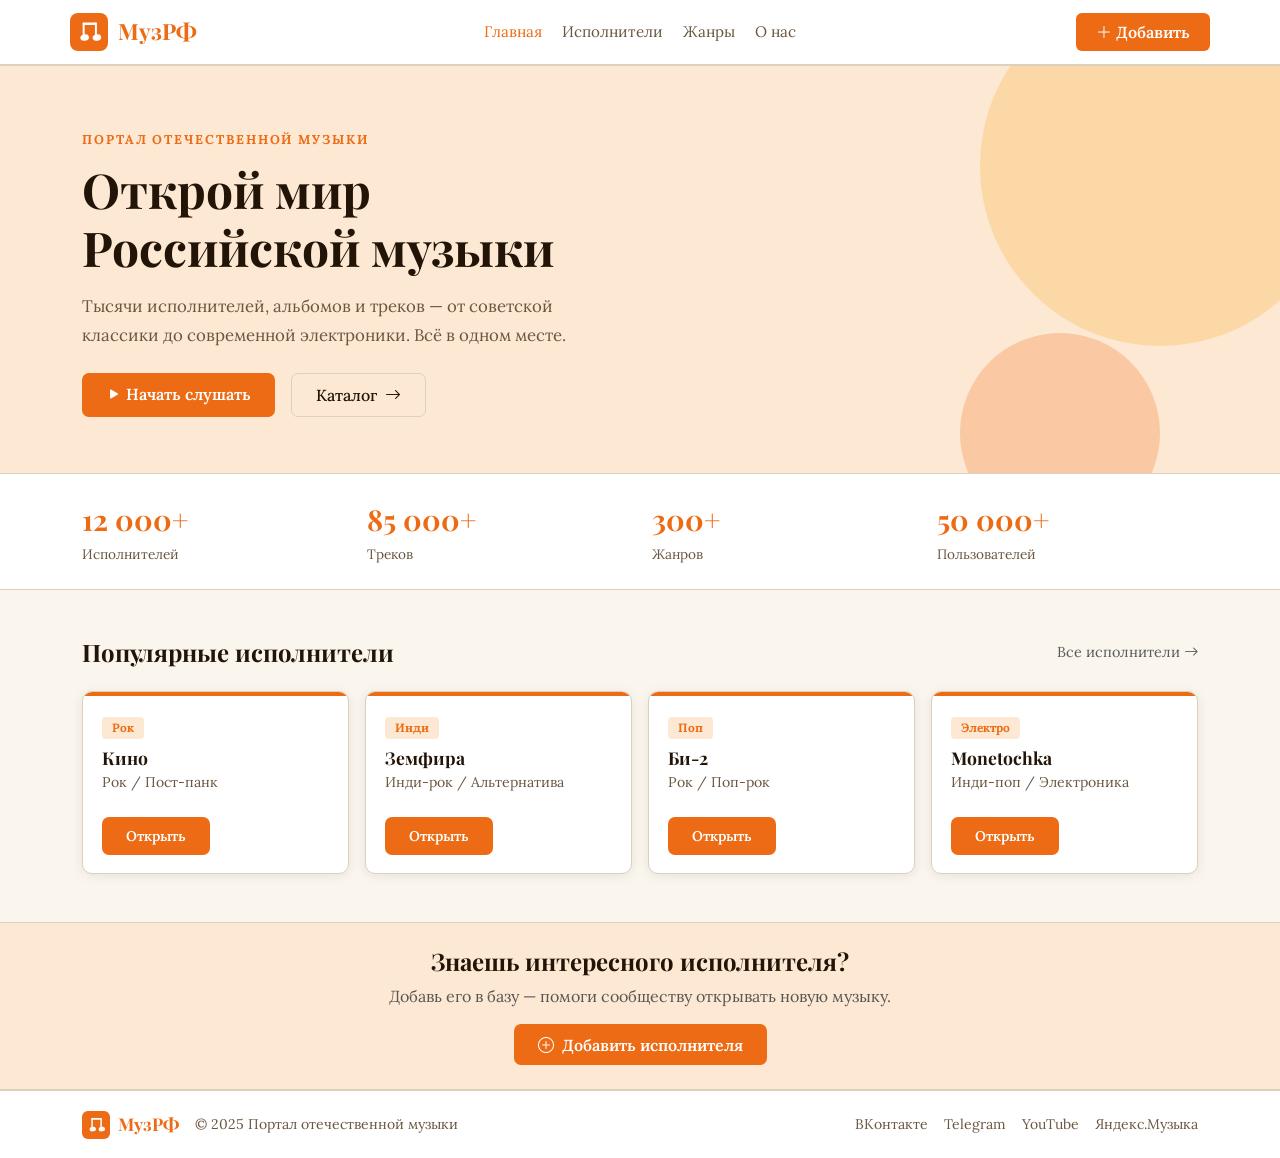
<file: index.html>
<!DOCTYPE html>
<html lang="ru">
<head>
  <meta charset="UTF-8"/>
  <meta name="viewport" content="width=device-width, initial-scale=1.0"/>
  <title>МузРФ — Портал отечественной музыки</title>

  <!-- Favicon — SVG логотип сайта -->
  <link rel="icon" type="image/svg+xml" href="img/favicon.svg"/>

  <!-- Bootstrap 5 CSS -->
  <link href="https://cdn.jsdelivr.net/npm/bootstrap@5.3.3/dist/css/bootstrap.min.css" rel="stylesheet"/>

  <!-- Bootstrap Icons -->
  <link href="https://cdn.jsdelivr.net/npm/bootstrap-icons@1.11.3/font/bootstrap-icons.min.css" rel="stylesheet"/>

  <!-- Google Fonts: Playfair Display (заголовки) + Lora (основной текст) -->
  <link href="https://fonts.googleapis.com/css2?family=Playfair+Display:wght@700&family=Lora:ital,wght@0,400;0,600;1,400&display=swap" rel="stylesheet"/>

  <!-- Собственные стили сайта -->
  <link rel="stylesheet" href="css/style.css"/>
</head>
<body>

  <!-- ====== ШАПКА (Header) ====== -->
  <header class="site-header sticky-top">
    <nav class="navbar navbar-expand-lg container-xl py-2">

      <!-- Логотип: SVG-иконка + название сайта -->
      <a class="navbar-brand" href="index.html">
        <img src="img/logo.svg" alt="Логотип МузРФ"/>
        МузРФ
      </a>

      <!-- Гамбургер-кнопка для мобильных устройств -->
      <button class="navbar-toggler" type="button" data-bs-toggle="collapse"
              data-bs-target="#mainNav" aria-controls="mainNav"
              aria-expanded="false" aria-label="Открыть меню">
        <span class="navbar-toggler-icon"></span>
      </button>

      <!-- Навигационное меню сайта -->
      <div class="collapse navbar-collapse" id="mainNav">
        <ul class="navbar-nav mx-auto gap-1">
          <li class="nav-item">
            <a class="nav-link active" href="index.html">Главная</a>
          </li>
          <li class="nav-item">
            <a class="nav-link" href="artists.html">Исполнители</a>
          </li>
          <li class="nav-item">
            <a class="nav-link" href="#">Жанры</a>
          </li>
          <li class="nav-item">
            <a class="nav-link" href="#">О нас</a>
          </li>
        </ul>
        <!-- Кнопка добавления исполнителя -->
        <a href="add-artist.html" class="btn btn-nav-login ms-2">
          <i class="bi bi-plus-lg me-1"></i>Добавить
        </a>
      </div>
    </nav>
  </header>

  <!-- ====== ОСНОВНОЙ КОНТЕНТ ====== -->
  <main>

    <!-- Hero-секция: главный баннер -->
    <section class="hero-section">
      <div class="container-xl">
        <div class="row">
          <div class="col-lg-7">
            <!-- Подпись над заголовком -->
            <p class="hero-label">Портал отечественной музыки</p>

            <!-- Главный заголовок -->
            <h1 class="mb-3">Открой мир<br/>Российской музыки</h1>

            <!-- Подзаголовок-описание -->
            <p class="hero-sub mb-4">
              Тысячи исполнителей, альбомов и треков — от советской классики
              до современной электроники. Всё в одном месте.
            </p>

            <!-- Кнопки действий -->
            <div class="d-flex flex-wrap gap-3">
              <a href="artists.html" class="btn btn-orange">
                <i class="bi bi-play-fill me-1"></i>Начать слушать
              </a>
              <a href="artists.html" class="btn btn-outline-warm">
                Каталог <i class="bi bi-arrow-right ms-1"></i>
              </a>
            </div>
          </div>
        </div>
      </div>
    </section>

    <!-- Полоса статистики -->
    <section class="stats-strip">
      <div class="container-xl">
        <div class="row text-center text-md-start">

          <!-- Статистика: количество исполнителей -->
          <div class="col-6 col-md-3 stat-item mb-2 mb-md-0">
            <span class="stat-value">12 000+</span>
            <span class="stat-label">Исполнителей</span>
          </div>

          <!-- Статистика: количество треков -->
          <div class="col-6 col-md-3 stat-item mb-2 mb-md-0">
            <span class="stat-value">85 000+</span>
            <span class="stat-label">Треков</span>
          </div>

          <!-- Статистика: количество жанров -->
          <div class="col-6 col-md-3 stat-item">
            <span class="stat-value">300+</span>
            <span class="stat-label">Жанров</span>
          </div>

          <!-- Статистика: количество пользователей -->
          <div class="col-6 col-md-3 stat-item">
            <span class="stat-value">50 000+</span>
            <span class="stat-label">Пользователей</span>
          </div>

        </div>
      </div>
    </section>

    <!-- Секция популярных исполнителей -->
    <section class="py-5">
      <div class="container-xl">

        <!-- Заголовок секции + ссылка "все" -->
        <div class="d-flex justify-content-between align-items-center mb-4">
          <h2 class="section-title mb-0">Популярные исполнители</h2>
          <a href="artists.html" class="text-muted text-decoration-none" style="font-size:0.9rem;">
            Все исполнители <i class="bi bi-arrow-right"></i>
          </a>
        </div>

        <!-- Сетка карточек исполнителей (Bootstrap row + col) -->
        <div class="row g-3">

          <!-- Карточка: Кино -->
          <div class="col-6 col-md-3">
            <div class="artist-card">
              <div class="card-top-bar"></div>
              <div class="card-body">
                <span class="card-genre-badge">Рок</span>
                <h3 class="card-title">Кино</h3>
                <p class="card-text">Рок / Пост-панк</p>
                <a href="artist.html" class="btn btn-orange btn-sm mt-2">Открыть</a>
              </div>
            </div>
          </div>

          <!-- Карточка: Земфира -->
          <div class="col-6 col-md-3">
            <div class="artist-card">
              <div class="card-top-bar"></div>
              <div class="card-body">
                <span class="card-genre-badge">Инди</span>
                <h3 class="card-title">Земфира</h3>
                <p class="card-text">Инди-рок / Альтернатива</p>
                <a href="artist.html" class="btn btn-orange btn-sm mt-2">Открыть</a>
              </div>
            </div>
          </div>

          <!-- Карточка: Би-2 -->
          <div class="col-6 col-md-3">
            <div class="artist-card">
              <div class="card-top-bar"></div>
              <div class="card-body">
                <span class="card-genre-badge">Поп</span>
                <h3 class="card-title">Би-2</h3>
                <p class="card-text">Рок / Поп-рок</p>
                <a href="artist.html" class="btn btn-orange btn-sm mt-2">Открыть</a>
              </div>
            </div>
          </div>

          <!-- Карточка: Monetochka -->
          <div class="col-6 col-md-3">
            <div class="artist-card">
              <div class="card-top-bar"></div>
              <div class="card-body">
                <span class="card-genre-badge">Электро</span>
                <h3 class="card-title">Monetochka</h3>
                <p class="card-text">Инди-поп / Электроника</p>
                <a href="artist.html" class="btn btn-orange btn-sm mt-2">Открыть</a>
              </div>
            </div>
          </div>

        </div><!-- /row -->
      </div>
    </section>

    <!-- Секция CTA: призыв добавить исполнителя -->
    <section class="py-4" style="background:var(--orange-light); border-top:1px solid var(--border);">
      <div class="container-xl text-center">
        <h3 class="section-title mb-2">Знаешь интересного исполнителя?</h3>
        <p class="text-muted mb-3">Добавь его в базу — помоги сообществу открывать новую музыку.</p>
        <a href="add-artist.html" class="btn btn-orange px-4">
          <i class="bi bi-plus-circle me-2"></i>Добавить исполнителя
        </a>
      </div>
    </section>

  </main>

  <!-- ====== ПОДВАЛ (Footer) ====== -->
  <footer class="site-footer">
    <div class="container-xl">
      <div class="row align-items-center">

        <!-- Логотип и копирайт в подвале -->
        <div class="col-md-5 d-flex align-items-center gap-3 mb-2 mb-md-0">
          <div class="footer-logo">
            <img src="img/logo.svg" alt="Логотип" width="28" height="28"/>
            МузРФ
          </div>
          <p class="mb-0">© 2025 Портал отечественной музыки</p>
        </div>

        <!-- Ссылки на социальные сети в подвале -->
        <div class="col-md-7 d-flex justify-content-md-end gap-3 flex-wrap">
          <a href="#">ВКонтакте</a>
          <a href="#">Telegram</a>
          <a href="#">YouTube</a>
          <a href="#">Яндекс.Музыка</a>
        </div>

      </div>
    </div>
  </footer>

  <!-- Bootstrap 5 JS (включает Popper.js) -->
  <script src="https://cdn.jsdelivr.net/npm/bootstrap@5.3.3/dist/js/bootstrap.bundle.min.js"></script>

</body>
</html>
</file>
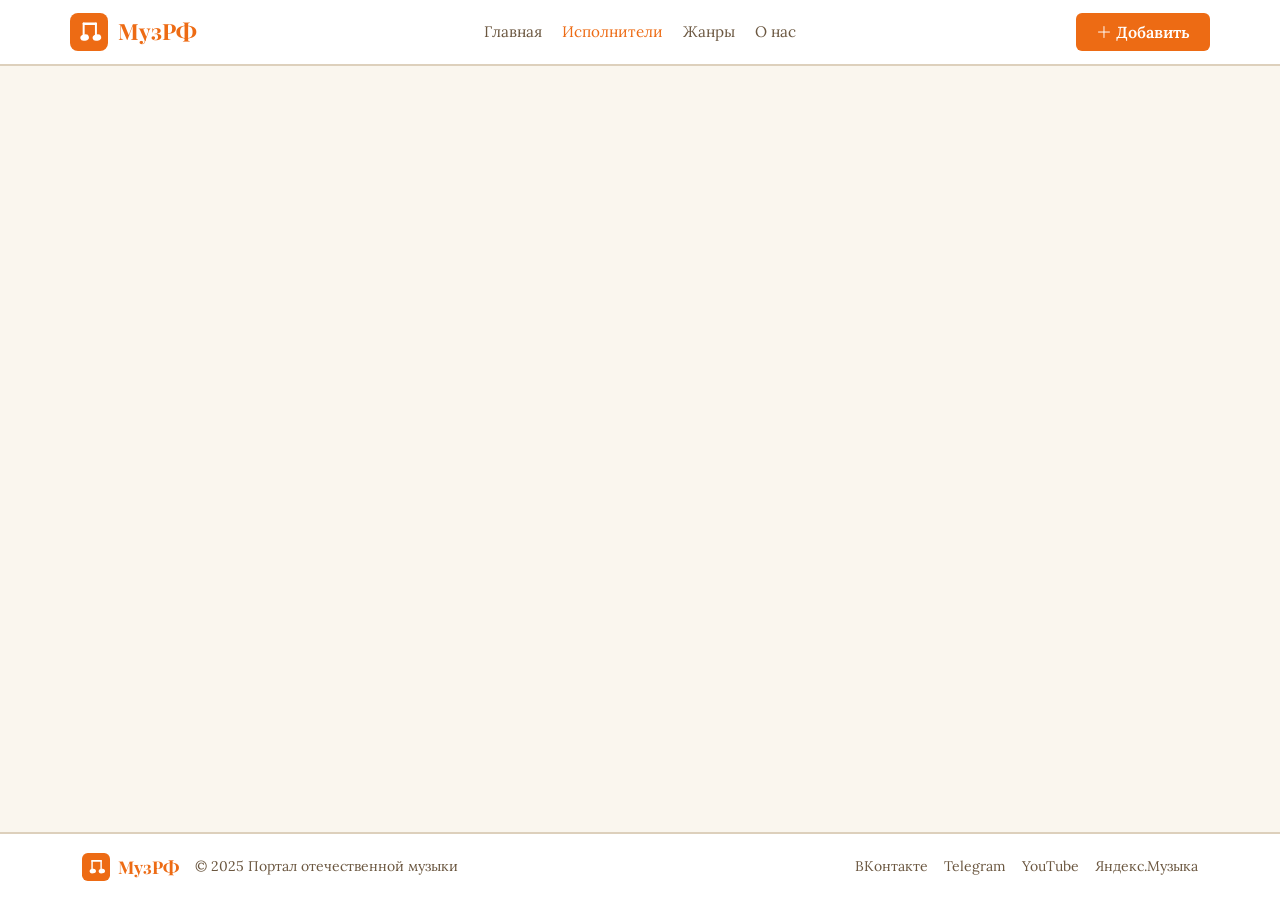
<file: _template.html>
<!DOCTYPE html>
<html lang="ru">
<head>
  <meta charset="UTF-8"/>
  <meta name="viewport" content="width=device-width, initial-scale=1.0"/>
  <title>МузРФ — Портал отечественной музыки</title>

  <!-- Favicon — SVG логотип сайта -->
  <link rel="icon" type="image/svg+xml" href="img/favicon.svg"/>

  <!-- Bootstrap 5 CSS -->
  <link href="https://cdn.jsdelivr.net/npm/bootstrap@5.3.3/dist/css/bootstrap.min.css" rel="stylesheet"/>

  <!-- Bootstrap Icons -->
  <link href="https://cdn.jsdelivr.net/npm/bootstrap-icons@1.11.3/font/bootstrap-icons.min.css" rel="stylesheet"/>

  <!-- Google Fonts: Playfair Display (заголовки) + Lora (текст) -->
  <link href="https://fonts.googleapis.com/css2?family=Playfair+Display:wght@700&family=Lora:wght@400;600&display=swap" rel="stylesheet"/>

  <!-- Собственные стили сайта -->
  <link rel="stylesheet" href="css/style.css"/>
</head>
<body>

  <!-- ====== ШАПКА (Header) ====== -->
  <header class="site-header sticky-top">
    <nav class="navbar navbar-expand-lg container-xl py-2">

      <!-- Логотип: SVG-иконка + название сайта -->
      <a class="navbar-brand" href="index.html">
        <img src="img/logo.svg" alt="Логотип МузРФ"/>
        МузРФ
      </a>

      <!-- Кнопка гамбургера для мобильных -->
      <button class="navbar-toggler" type="button" data-bs-toggle="collapse"
              data-bs-target="#mainNav" aria-controls="mainNav"
              aria-expanded="false" aria-label="Открыть меню">
        <span class="navbar-toggler-icon"></span>
      </button>

      <!-- Навигационное меню -->
      <div class="collapse navbar-collapse" id="mainNav">
        <ul class="navbar-nav mx-auto gap-1">
          <li class="nav-item">
            <a class="nav-link" href="index.html">Главная</a>
          </li>
          <li class="nav-item">
            <a class="nav-link active" href="artists.html">Исполнители</a>
          </li>
          <li class="nav-item">
            <a class="nav-link" href="#">Жанры</a>
          </li>
          <li class="nav-item">
            <a class="nav-link" href="#">О нас</a>
          </li>
        </ul>

        <!-- Кнопка входа -->
        <a href="add-artist.html" class="btn btn-nav-login ms-2">
          <i class="bi bi-plus-lg me-1"></i>Добавить
        </a>
      </div>
    </nav>
  </header>

  <!-- ====== ОСНОВНОЙ КОНТЕНТ ====== -->
  <main>
    <!-- Содержимое страницы -->
  </main>

  <!-- ====== ПОДВАЛ (Footer) ====== -->
  <footer class="site-footer">
    <div class="container-xl">
      <div class="row align-items-center">

        <!-- Логотип и копирайт -->
        <div class="col-md-5 d-flex align-items-center gap-3 mb-2 mb-md-0">
          <div class="footer-logo">
            <img src="img/logo.svg" alt="Логотип" width="28" height="28"/>
            МузРФ
          </div>
          <p class="mb-0">© 2025 Портал отечественной музыки</p>
        </div>

        <!-- Ссылки на соцсети -->
        <div class="col-md-7 d-flex justify-content-md-end gap-3">
          <a href="#">ВКонтакте</a>
          <a href="#">Telegram</a>
          <a href="#">YouTube</a>
          <a href="#">Яндекс.Музыка</a>
        </div>

      </div>
    </div>
  </footer>

  <!-- Bootstrap 5 JS -->
  <script src="https://cdn.jsdelivr.net/npm/bootstrap@5.3.3/dist/js/bootstrap.bundle.min.js"></script>
</body>
</html>
</file>
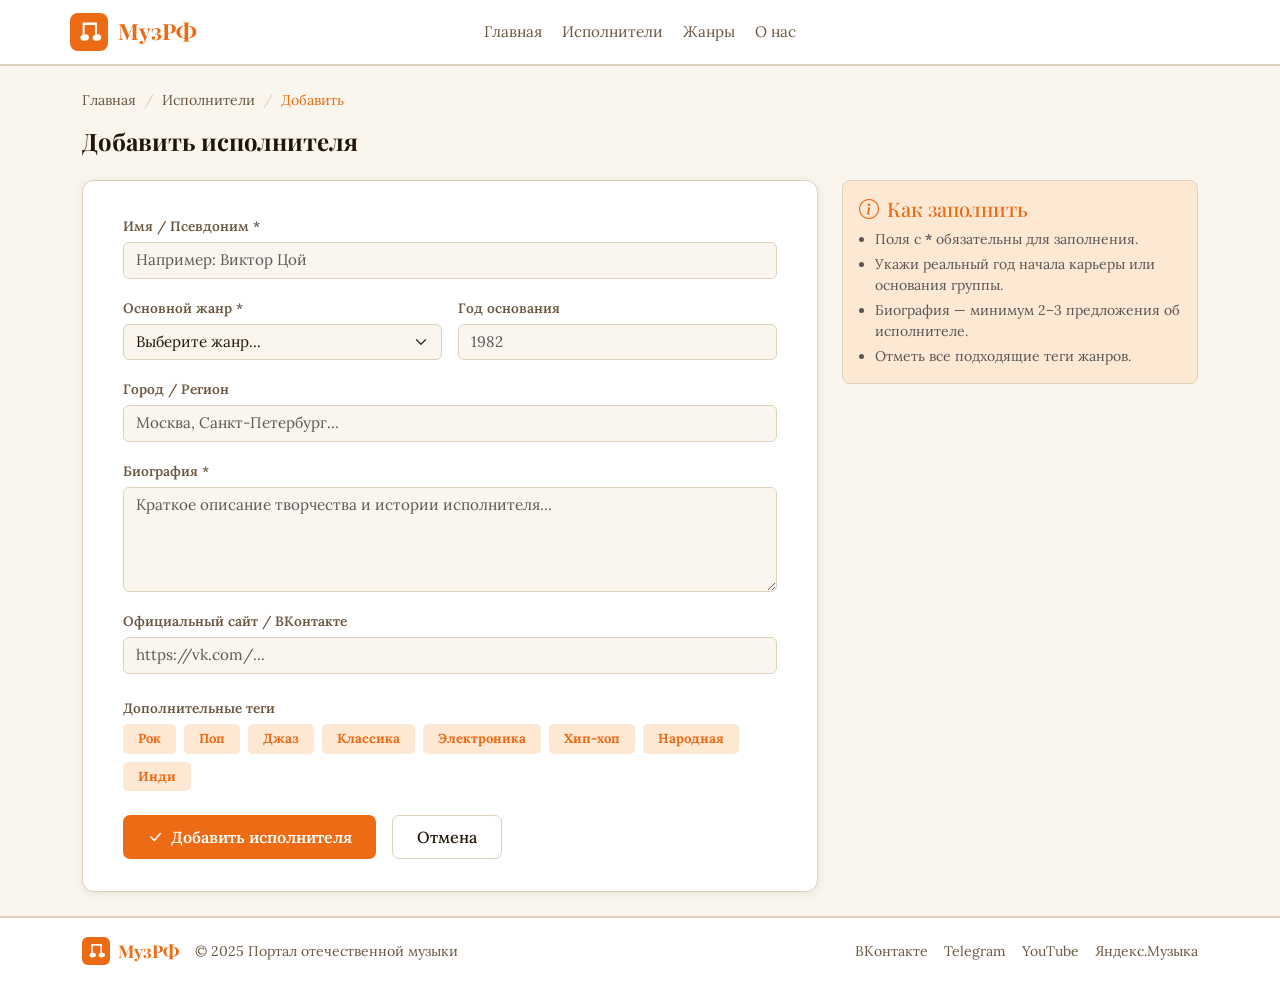
<file: add-artist.html>
<!DOCTYPE html>
<html lang="ru">
<head>
  <meta charset="UTF-8"/>
  <meta name="viewport" content="width=device-width, initial-scale=1.0"/>
  <title>Добавить исполнителя — МузРФ</title>

  <!-- Favicon -->
  <link rel="icon" type="image/svg+xml" href="img/favicon.svg"/>

  <!-- Bootstrap 5 CSS -->
  <link href="https://cdn.jsdelivr.net/npm/bootstrap@5.3.3/dist/css/bootstrap.min.css" rel="stylesheet"/>

  <!-- Bootstrap Icons -->
  <link href="https://cdn.jsdelivr.net/npm/bootstrap-icons@1.11.3/font/bootstrap-icons.min.css" rel="stylesheet"/>

  <!-- Google Fonts -->
  <link href="https://fonts.googleapis.com/css2?family=Playfair+Display:wght@700&family=Lora:ital,wght@0,400;0,600;1,400&display=swap" rel="stylesheet"/>

  <!-- Собственные стили сайта -->
  <link rel="stylesheet" href="css/style.css"/>
</head>
<body>

  <!-- ====== ШАПКА (Header) ====== -->
  <header class="site-header sticky-top">
    <nav class="navbar navbar-expand-lg container-xl py-2">

      <!-- Логотип -->
      <a class="navbar-brand" href="index.html">
        <img src="img/logo.svg" alt="Логотип МузРФ"/>
        МузРФ
      </a>

      <!-- Гамбургер для мобильных -->
      <button class="navbar-toggler" type="button" data-bs-toggle="collapse"
              data-bs-target="#mainNav" aria-controls="mainNav"
              aria-expanded="false" aria-label="Открыть меню">
        <span class="navbar-toggler-icon"></span>
      </button>

      <!-- Навигационное меню -->
      <div class="collapse navbar-collapse" id="mainNav">
        <ul class="navbar-nav mx-auto gap-1">
          <li class="nav-item">
            <a class="nav-link" href="index.html">Главная</a>
          </li>
          <li class="nav-item">
            <a class="nav-link" href="artists.html">Исполнители</a>
          </li>
          <li class="nav-item">
            <a class="nav-link" href="#">Жанры</a>
          </li>
          <li class="nav-item">
            <a class="nav-link" href="#">О нас</a>
          </li>
        </ul>
        <!-- Активная кнопка — текущая страница -->
        <a href="add-artist.html" class="btn btn-nav-login ms-2 active">
          <i class="bi bi-plus-lg me-1"></i>Добавить
        </a>
      </div>
    </nav>
  </header>

  <!-- ====== ОСНОВНОЙ КОНТЕНТ ====== -->
  <main class="py-4">
    <div class="container-xl">

      <!-- Хлебные крошки -->
      <nav aria-label="breadcrumb" class="mb-3">
        <ol class="breadcrumb">
          <li class="breadcrumb-item"><a href="index.html">Главная</a></li>
          <li class="breadcrumb-item"><a href="artists.html">Исполнители</a></li>
          <li class="breadcrumb-item active">Добавить</li>
        </ol>
      </nav>

      <!-- Заголовок страницы -->
      <h1 class="section-title mb-4">Добавить исполнителя</h1>

      <!-- Карточка формы -->
      <div class="row">
        <div class="col-lg-8">
          <div class="form-card">

            <!-- Форма добавления исполнителя -->
            <!-- action="#" — заглушка, в реальном проекте указывается адрес сервера -->
            <form action="#" method="post" novalidate id="addArtistForm">

              <!-- Поле: имя/псевдоним исполнителя -->
              <div class="mb-3">
                <label for="artistName" class="form-label">Имя / Псевдоним *</label>
                <input type="text" class="form-control" id="artistName" name="name"
                       placeholder="Например: Виктор Цой" required/>
                <div class="invalid-feedback">Введите имя исполнителя.</div>
              </div>

              <!-- Два поля в одной строке: жанр и год -->
              <div class="row g-3 mb-3">

                <!-- Поле: основной жанр (выпадающий список Bootstrap) -->
                <div class="col-md-6">
                  <label for="artistGenre" class="form-label">Основной жанр *</label>
                  <select class="form-select" id="artistGenre" name="genre" required>
                    <option value="" disabled selected>Выберите жанр...</option>
                    <option value="rock">Рок</option>
                    <option value="pop">Поп</option>
                    <option value="jazz">Джаз</option>
                    <option value="classic">Классика</option>
                    <option value="electronic">Электроника</option>
                    <option value="hiphop">Хип-хоп</option>
                    <option value="folk">Народная</option>
                    <option value="other">Другое</option>
                  </select>
                  <div class="invalid-feedback">Выберите жанр.</div>
                </div>

                <!-- Поле: год основания/начала карьеры -->
                <div class="col-md-6">
                  <label for="artistYear" class="form-label">Год основания</label>
                  <input type="number" class="form-control" id="artistYear" name="year"
                         placeholder="1982" min="1900" max="2025"/>
                </div>

              </div>

              <!-- Поле: город/регион -->
              <div class="mb-3">
                <label for="artistCity" class="form-label">Город / Регион</label>
                <input type="text" class="form-control" id="artistCity" name="city"
                       placeholder="Москва, Санкт-Петербург..."/>
              </div>

              <!-- Поле: биография (многострочное) -->
              <div class="mb-3">
                <label for="artistBio" class="form-label">Биография *</label>
                <textarea class="form-control" id="artistBio" name="bio"
                          rows="4" placeholder="Краткое описание творчества и истории исполнителя..."
                          required></textarea>
                <div class="invalid-feedback">Добавьте краткую биографию.</div>
              </div>

              <!-- Поле: ссылка на официальный сайт -->
              <div class="mb-4">
                <label for="artistSite" class="form-label">Официальный сайт / ВКонтакте</label>
                <input type="url" class="form-control" id="artistSite" name="site"
                       placeholder="https://vk.com/..."/>
              </div>

              <!-- Теги жанров: кастомные чекбоксы -->
              <div class="mb-4">
                <label class="form-label d-block">Дополнительные теги</label>
                <div class="d-flex flex-wrap gap-2">
                  <!-- Каждый тег — скрытый checkbox + кастомный label -->
                  <div class="genre-tag">
                    <input type="checkbox" id="tag-rock" name="tags" value="rock"/>
                    <label for="tag-rock">Рок</label>
                  </div>
                  <div class="genre-tag">
                    <input type="checkbox" id="tag-pop" name="tags" value="pop"/>
                    <label for="tag-pop">Поп</label>
                  </div>
                  <div class="genre-tag">
                    <input type="checkbox" id="tag-jazz" name="tags" value="jazz"/>
                    <label for="tag-jazz">Джаз</label>
                  </div>
                  <div class="genre-tag">
                    <input type="checkbox" id="tag-classic" name="tags" value="classic"/>
                    <label for="tag-classic">Классика</label>
                  </div>
                  <div class="genre-tag">
                    <input type="checkbox" id="tag-electronic" name="tags" value="electronic"/>
                    <label for="tag-electronic">Электроника</label>
                  </div>
                  <div class="genre-tag">
                    <input type="checkbox" id="tag-hiphop" name="tags" value="hiphop"/>
                    <label for="tag-hiphop">Хип-хоп</label>
                  </div>
                  <div class="genre-tag">
                    <input type="checkbox" id="tag-folk" name="tags" value="folk"/>
                    <label for="tag-folk">Народная</label>
                  </div>
                  <div class="genre-tag">
                    <input type="checkbox" id="tag-indie" name="tags" value="indie"/>
                    <label for="tag-indie">Инди</label>
                  </div>
                </div>
              </div>

              <!-- Кнопки: отправка формы и отмена -->
              <div class="d-flex gap-3">
                <button type="submit" class="btn btn-orange px-4">
                  <i class="bi bi-check-lg me-2"></i>Добавить исполнителя
                </button>
                <a href="artists.html" class="btn btn-outline-warm px-4">
                  Отмена
                </a>
              </div>

            </form><!-- /form -->

          </div><!-- /form-card -->
        </div><!-- /col -->

        <!-- Боковая подсказка -->
        <div class="col-lg-4 mt-4 mt-lg-0">
          <div class="p-3 rounded-3" style="background:var(--orange-light); border:1px solid var(--border);">
            <h5 style="color:var(--orange); font-family:'Playfair Display',serif;">
              <i class="bi bi-info-circle me-2"></i>Как заполнить
            </h5>
            <ul class="text-muted small mb-0 ps-3">
              <li class="mb-1">Поля с <strong>*</strong> обязательны для заполнения.</li>
              <li class="mb-1">Укажи реальный год начала карьеры или основания группы.</li>
              <li class="mb-1">Биография — минимум 2–3 предложения об исполнителе.</li>
              <li>Отметь все подходящие теги жанров.</li>
            </ul>
          </div>
        </div>

      </div><!-- /row -->
    </div>
  </main>

  <!-- ====== ПОДВАЛ (Footer) ====== -->
  <footer class="site-footer">
    <div class="container-xl">
      <div class="row align-items-center">
        <div class="col-md-5 d-flex align-items-center gap-3 mb-2 mb-md-0">
          <div class="footer-logo">
            <img src="img/logo.svg" alt="Логотип" width="28" height="28"/>
            МузРФ
          </div>
          <p class="mb-0">© 2025 Портал отечественной музыки</p>
        </div>
        <div class="col-md-7 d-flex justify-content-md-end gap-3 flex-wrap">
          <a href="#">ВКонтакте</a>
          <a href="#">Telegram</a>
          <a href="#">YouTube</a>
          <a href="#">Яндекс.Музыка</a>
        </div>
      </div>
    </div>
  </footer>

  <!-- Bootstrap 5 JS -->
  <script src="https://cdn.jsdelivr.net/npm/bootstrap@5.3.3/dist/js/bootstrap.bundle.min.js"></script>

  <!-- Валидация формы Bootstrap (добавляет классы was-validated при отправке) -->
  <script>
    document.getElementById('addArtistForm').addEventListener('submit', function (e) {
      e.preventDefault();
      // Включаем Bootstrap-валидацию
      if (!this.checkValidity()) {
        this.classList.add('was-validated');
        return;
      }
      // Успешная отправка — показываем Bootstrap-алерт
      this.classList.remove('was-validated');
      const alert = document.createElement('div');
      alert.className = 'alert alert-success mt-3';
      alert.innerHTML = '<i class="bi bi-check-circle me-2"></i>Исполнитель успешно добавлен!';
      this.after(alert);
      this.reset();
      setTimeout(() => alert.remove(), 4000);
    });
  </script>

</body>
</html>
</file>
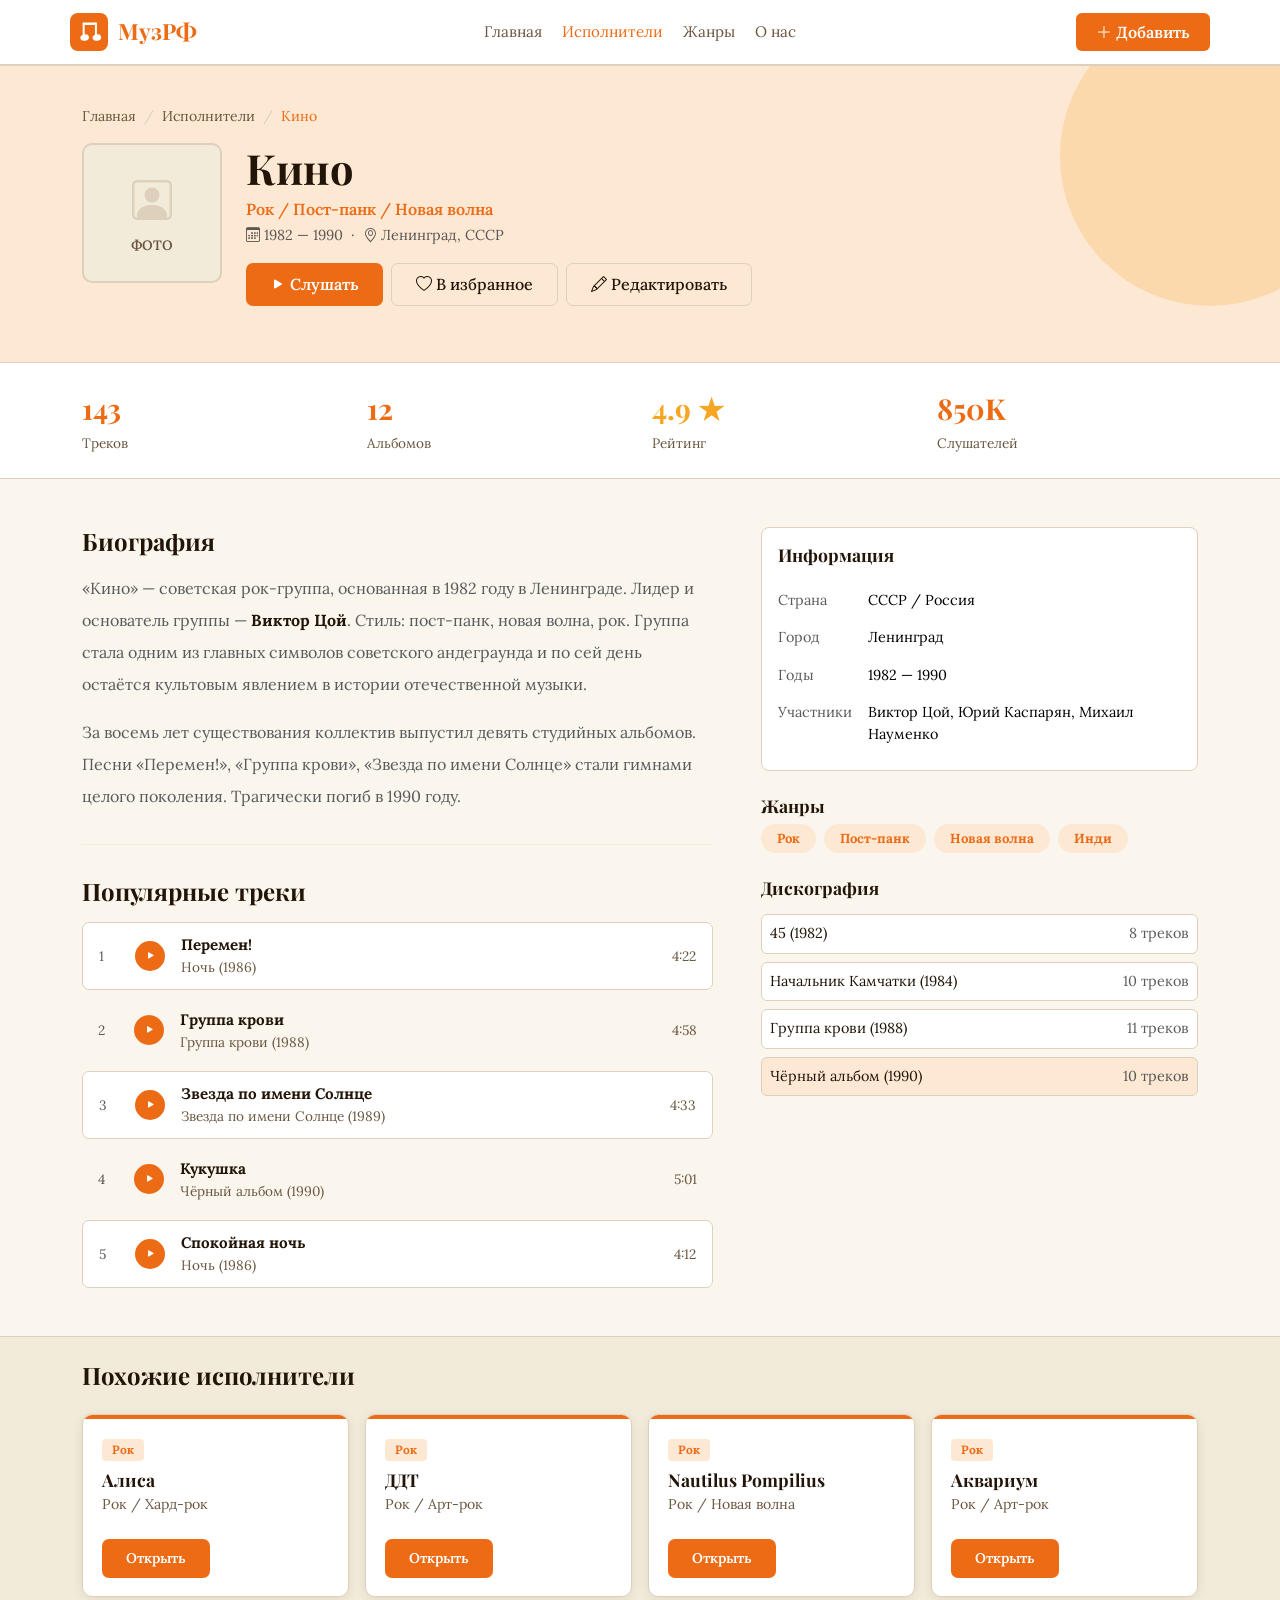
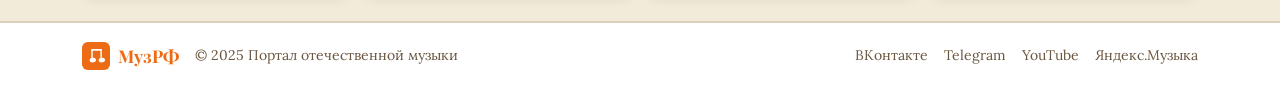
<file: artist.html>
<!DOCTYPE html>
<html lang="ru">
<head>
  <meta charset="UTF-8"/>
  <meta name="viewport" content="width=device-width, initial-scale=1.0"/>
  <title>Кино — МузРФ</title>

  <!-- Favicon -->
  <link rel="icon" type="image/svg+xml" href="img/favicon.svg"/>

  <!-- Bootstrap 5 CSS -->
  <link href="https://cdn.jsdelivr.net/npm/bootstrap@5.3.3/dist/css/bootstrap.min.css" rel="stylesheet"/>

  <!-- Bootstrap Icons -->
  <link href="https://cdn.jsdelivr.net/npm/bootstrap-icons@1.11.3/font/bootstrap-icons.min.css" rel="stylesheet"/>

  <!-- Google Fonts -->
  <link href="https://fonts.googleapis.com/css2?family=Playfair+Display:wght@700&family=Lora:ital,wght@0,400;0,600;1,400&display=swap" rel="stylesheet"/>

  <!-- Собственные стили сайта -->
  <link rel="stylesheet" href="css/style.css"/>
</head>
<body>

  <!-- ====== ШАПКА (Header) ====== -->
  <header class="site-header sticky-top">
    <nav class="navbar navbar-expand-lg container-xl py-2">

      <!-- Логотип -->
      <a class="navbar-brand" href="index.html">
        <img src="img/logo.svg" alt="Логотип МузРФ"/>
        МузРФ
      </a>

      <!-- Гамбургер для мобильных -->
      <button class="navbar-toggler" type="button" data-bs-toggle="collapse"
              data-bs-target="#mainNav" aria-controls="mainNav"
              aria-expanded="false" aria-label="Открыть меню">
        <span class="navbar-toggler-icon"></span>
      </button>

      <!-- Навигационное меню -->
      <div class="collapse navbar-collapse" id="mainNav">
        <ul class="navbar-nav mx-auto gap-1">
          <li class="nav-item">
            <a class="nav-link" href="index.html">Главная</a>
          </li>
          <li class="nav-item">
            <!-- Активный пункт меню — родительский раздел -->
            <a class="nav-link active" href="artists.html">Исполнители</a>
          </li>
          <li class="nav-item">
            <a class="nav-link" href="#">Жанры</a>
          </li>
          <li class="nav-item">
            <a class="nav-link" href="#">О нас</a>
          </li>
        </ul>
        <a href="add-artist.html" class="btn btn-nav-login ms-2">
          <i class="bi bi-plus-lg me-1"></i>Добавить
        </a>
      </div>
    </nav>
  </header>

  <!-- ====== ОСНОВНОЙ КОНТЕНТ ====== -->
  <main>

    <!-- Hero-блок исполнителя -->
    <section class="artist-hero">
      <div class="container-xl">

        <!-- Хлебные крошки -->
        <nav aria-label="breadcrumb" class="mb-3">
          <ol class="breadcrumb">
            <li class="breadcrumb-item"><a href="index.html">Главная</a></li>
            <li class="breadcrumb-item"><a href="artists.html">Исполнители</a></li>
            <li class="breadcrumb-item active">Кино</li>
          </ol>
        </nav>

        <!-- Информация об исполнителе: аватар + имя + кнопки -->
        <div class="d-flex flex-column flex-md-row align-items-start gap-4">

          <!-- Аватар-плейсхолдер (в реальном проекте — тег <img>) -->
          <div class="artist-avatar flex-shrink-0">
            <div class="text-center">
              <i class="bi bi-person-square" style="font-size:2.5rem; color:var(--border);"></i>
              <div class="mt-1">ФОТО</div>
            </div>
          </div>

          <!-- Текстовые данные исполнителя -->
          <div>
            <h1 class="artist-detail-name mb-1">Кино</h1>
            <p class="artist-detail-genre mb-1">Рок / Пост-панк / Новая волна</p>
            <p class="text-muted mb-3" style="font-size:0.9rem;">
              <i class="bi bi-calendar3 me-1"></i>1982 — 1990
              &nbsp;·&nbsp;
              <i class="bi bi-geo-alt me-1"></i>Ленинград, СССР
            </p>

            <!-- Кнопки действий -->
            <div class="d-flex flex-wrap gap-2 mb-3">
              <button class="btn btn-orange">
                <i class="bi bi-play-fill me-1"></i>Слушать
              </button>
              <button class="btn btn-outline-warm">
                <i class="bi bi-heart me-1"></i>В избранное
              </button>
              <a href="add-artist.html" class="btn btn-outline-warm">
                <i class="bi bi-pencil me-1"></i>Редактировать
              </a>
            </div>

          </div>
        </div>
      </div>
    </section>

    <!-- Мини-статистика исполнителя -->
    <section class="stats-strip">
      <div class="container-xl">
        <div class="row text-center text-md-start">
          <div class="col-6 col-md-3 stat-item mb-2 mb-md-0">
            <span class="stat-value">143</span>
            <span class="stat-label">Треков</span>
          </div>
          <div class="col-6 col-md-3 stat-item mb-2 mb-md-0">
            <span class="stat-value">12</span>
            <span class="stat-label">Альбомов</span>
          </div>
          <div class="col-6 col-md-3 stat-item">
            <span class="stat-value" style="color:var(--amber);">4.9 ★</span>
            <span class="stat-label">Рейтинг</span>
          </div>
          <div class="col-6 col-md-3 stat-item">
            <span class="stat-value">850K</span>
            <span class="stat-label">Слушателей</span>
          </div>
        </div>
      </div>
    </section>

    <!-- Основной контент: биография + треки -->
    <section class="py-5">
      <div class="container-xl">
        <div class="row g-5">

          <!-- Левая колонка: биография и дискография -->
          <div class="col-lg-7">

            <!-- Биография -->
            <h2 class="section-title mb-3">Биография</h2>
            <p class="text-muted lh-lg">
              «Кино» — советская рок-группа, основанная в 1982 году в Ленинграде.
              Лидер и основатель группы — <strong style="color:var(--text);">Виктор Цой</strong>.
              Стиль: пост-панк, новая волна, рок. Группа стала одним из главных символов
              советского андеграунда и по сей день остаётся культовым явлением в истории
              отечественной музыки.
            </p>
            <p class="text-muted lh-lg">
              За восемь лет существования коллектив выпустил девять студийных альбомов.
              Песни «Перемен!», «Группа крови», «Звезда по имени Солнце» стали гимнами
              целого поколения. Трагически погиб в 1990 году.
            </p>

            <hr style="border-color:var(--border); margin: 2rem 0;"/>

            <!-- Список популярных треков -->
            <h2 class="section-title mb-3">Популярные треки</h2>
            <div class="d-flex flex-column gap-2">

              <!-- Трек 1 -->
              <div class="track-row">
                <span class="text-muted me-3" style="font-size:0.85rem; width:20px;">1</span>
                <div class="track-play-btn me-3">
                  <i class="bi bi-play-fill"></i>
                </div>
                <div class="flex-grow-1">
                  <div class="track-name">Перемен!</div>
                  <div class="track-album">Ночь (1986)</div>
                </div>
                <span class="track-duration">4:22</span>
              </div>

              <!-- Трек 2 -->
              <div class="track-row">
                <span class="text-muted me-3" style="font-size:0.85rem; width:20px;">2</span>
                <div class="track-play-btn me-3">
                  <i class="bi bi-play-fill"></i>
                </div>
                <div class="flex-grow-1">
                  <div class="track-name">Группа крови</div>
                  <div class="track-album">Группа крови (1988)</div>
                </div>
                <span class="track-duration">4:58</span>
              </div>

              <!-- Трек 3 -->
              <div class="track-row">
                <span class="text-muted me-3" style="font-size:0.85rem; width:20px;">3</span>
                <div class="track-play-btn me-3">
                  <i class="bi bi-play-fill"></i>
                </div>
                <div class="flex-grow-1">
                  <div class="track-name">Звезда по имени Солнце</div>
                  <div class="track-album">Звезда по имени Солнце (1989)</div>
                </div>
                <span class="track-duration">4:33</span>
              </div>

              <!-- Трек 4 -->
              <div class="track-row">
                <span class="text-muted me-3" style="font-size:0.85rem; width:20px;">4</span>
                <div class="track-play-btn me-3">
                  <i class="bi bi-play-fill"></i>
                </div>
                <div class="flex-grow-1">
                  <div class="track-name">Кукушка</div>
                  <div class="track-album">Чёрный альбом (1990)</div>
                </div>
                <span class="track-duration">5:01</span>
              </div>

              <!-- Трек 5 -->
              <div class="track-row">
                <span class="text-muted me-3" style="font-size:0.85rem; width:20px;">5</span>
                <div class="track-play-btn me-3">
                  <i class="bi bi-play-fill"></i>
                </div>
                <div class="flex-grow-1">
                  <div class="track-name">Спокойная ночь</div>
                  <div class="track-album">Ночь (1986)</div>
                </div>
                <span class="track-duration">4:12</span>
              </div>

            </div><!-- /tracks -->
          </div>

          <!-- Правая колонка: дополнительная информация -->
          <div class="col-lg-5">

            <!-- Блок с деталями -->
            <div class="p-3 rounded-3 mb-4" style="background:var(--white); border:1px solid var(--border);">
              <h5 class="section-title mb-3" style="font-size:1.1rem;">Информация</h5>
              <table class="table table-borderless mb-0" style="font-size:0.9rem;">
                <tbody>
                  <tr>
                    <td class="text-muted ps-0">Страна</td>
                    <td class="fw-600">СССР / Россия</td>
                  </tr>
                  <tr>
                    <td class="text-muted ps-0">Город</td>
                    <td>Ленинград</td>
                  </tr>
                  <tr>
                    <td class="text-muted ps-0">Годы</td>
                    <td>1982 — 1990</td>
                  </tr>
                  <tr>
                    <td class="text-muted ps-0">Участники</td>
                    <td>Виктор Цой, Юрий Каспарян, Михаил Науменко</td>
                  </tr>
                </tbody>
              </table>
            </div>

            <!-- Теги-жанры -->
            <div class="mb-4">
              <h5 class="section-title mb-2" style="font-size:1.1rem;">Жанры</h5>
              <div class="d-flex flex-wrap gap-2">
                <span class="badge rounded-pill px-3 py-2" style="background:var(--orange-light); color:var(--orange); font-size:0.82rem;">Рок</span>
                <span class="badge rounded-pill px-3 py-2" style="background:var(--orange-light); color:var(--orange); font-size:0.82rem;">Пост-панк</span>
                <span class="badge rounded-pill px-3 py-2" style="background:var(--orange-light); color:var(--orange); font-size:0.82rem;">Новая волна</span>
                <span class="badge rounded-pill px-3 py-2" style="background:var(--orange-light); color:var(--orange); font-size:0.82rem;">Инди</span>
              </div>
            </div>

            <!-- Блок альбомов -->
            <div>
              <h5 class="section-title mb-3" style="font-size:1.1rem;">Дискография</h5>
              <div class="d-flex flex-column gap-2">
                <div class="d-flex justify-content-between align-items-center p-2 rounded"
                     style="background:var(--white); border:1px solid var(--border); font-size:0.9rem;">
                  <span>45 (1982)</span>
                  <span class="text-muted">8 треков</span>
                </div>
                <div class="d-flex justify-content-between align-items-center p-2 rounded"
                     style="background:var(--white); border:1px solid var(--border); font-size:0.9rem;">
                  <span>Начальник Камчатки (1984)</span>
                  <span class="text-muted">10 треков</span>
                </div>
                <div class="d-flex justify-content-between align-items-center p-2 rounded"
                     style="background:var(--white); border:1px solid var(--border); font-size:0.9rem;">
                  <span>Группа крови (1988)</span>
                  <span class="text-muted">11 треков</span>
                </div>
                <div class="d-flex justify-content-between align-items-center p-2 rounded"
                     style="background:var(--orange-light); border:1px solid var(--border); font-size:0.9rem;">
                  <span>Чёрный альбом (1990)</span>
                  <span class="text-muted">10 треков</span>
                </div>
              </div>
            </div>

          </div>
        </div><!-- /row -->
      </div>
    </section>

    <!-- Похожие исполнители -->
    <section class="py-4" style="background:var(--cream-dark); border-top:1px solid var(--border);">
      <div class="container-xl">
        <h2 class="section-title mb-4">Похожие исполнители</h2>
        <div class="row g-3">
          <div class="col-6 col-md-3">
            <div class="artist-card">
              <div class="card-top-bar"></div>
              <div class="card-body">
                <span class="card-genre-badge">Рок</span>
                <h3 class="card-title">Алиса</h3>
                <p class="card-text">Рок / Хард-рок</p>
                <a href="artist.html" class="btn btn-orange btn-sm mt-2">Открыть</a>
              </div>
            </div>
          </div>
          <div class="col-6 col-md-3">
            <div class="artist-card">
              <div class="card-top-bar"></div>
              <div class="card-body">
                <span class="card-genre-badge">Рок</span>
                <h3 class="card-title">ДДТ</h3>
                <p class="card-text">Рок / Арт-рок</p>
                <a href="artist.html" class="btn btn-orange btn-sm mt-2">Открыть</a>
              </div>
            </div>
          </div>
          <div class="col-6 col-md-3">
            <div class="artist-card">
              <div class="card-top-bar"></div>
              <div class="card-body">
                <span class="card-genre-badge">Рок</span>
                <h3 class="card-title">Nautilus Pompilius</h3>
                <p class="card-text">Рок / Новая волна</p>
                <a href="artist.html" class="btn btn-orange btn-sm mt-2">Открыть</a>
              </div>
            </div>
          </div>
          <div class="col-6 col-md-3">
            <div class="artist-card">
              <div class="card-top-bar"></div>
              <div class="card-body">
                <span class="card-genre-badge">Рок</span>
                <h3 class="card-title">Аквариум</h3>
                <p class="card-text">Рок / Арт-рок</p>
                <a href="artist.html" class="btn btn-orange btn-sm mt-2">Открыть</a>
              </div>
            </div>
          </div>
        </div>
      </div>
    </section>

  </main>

  <!-- ====== ПОДВАЛ (Footer) ====== -->
  <footer class="site-footer">
    <div class="container-xl">
      <div class="row align-items-center">
        <div class="col-md-5 d-flex align-items-center gap-3 mb-2 mb-md-0">
          <div class="footer-logo">
            <img src="img/logo.svg" alt="Логотип" width="28" height="28"/>
            МузРФ
          </div>
          <p class="mb-0">© 2025 Портал отечественной музыки</p>
        </div>
        <div class="col-md-7 d-flex justify-content-md-end gap-3 flex-wrap">
          <a href="#">ВКонтакте</a>
          <a href="#">Telegram</a>
          <a href="#">YouTube</a>
          <a href="#">Яндекс.Музыка</a>
        </div>
      </div>
    </div>
  </footer>

  <!-- Bootstrap 5 JS -->
  <script src="https://cdn.jsdelivr.net/npm/bootstrap@5.3.3/dist/js/bootstrap.bundle.min.js"></script>

</body>
</html>
</file>
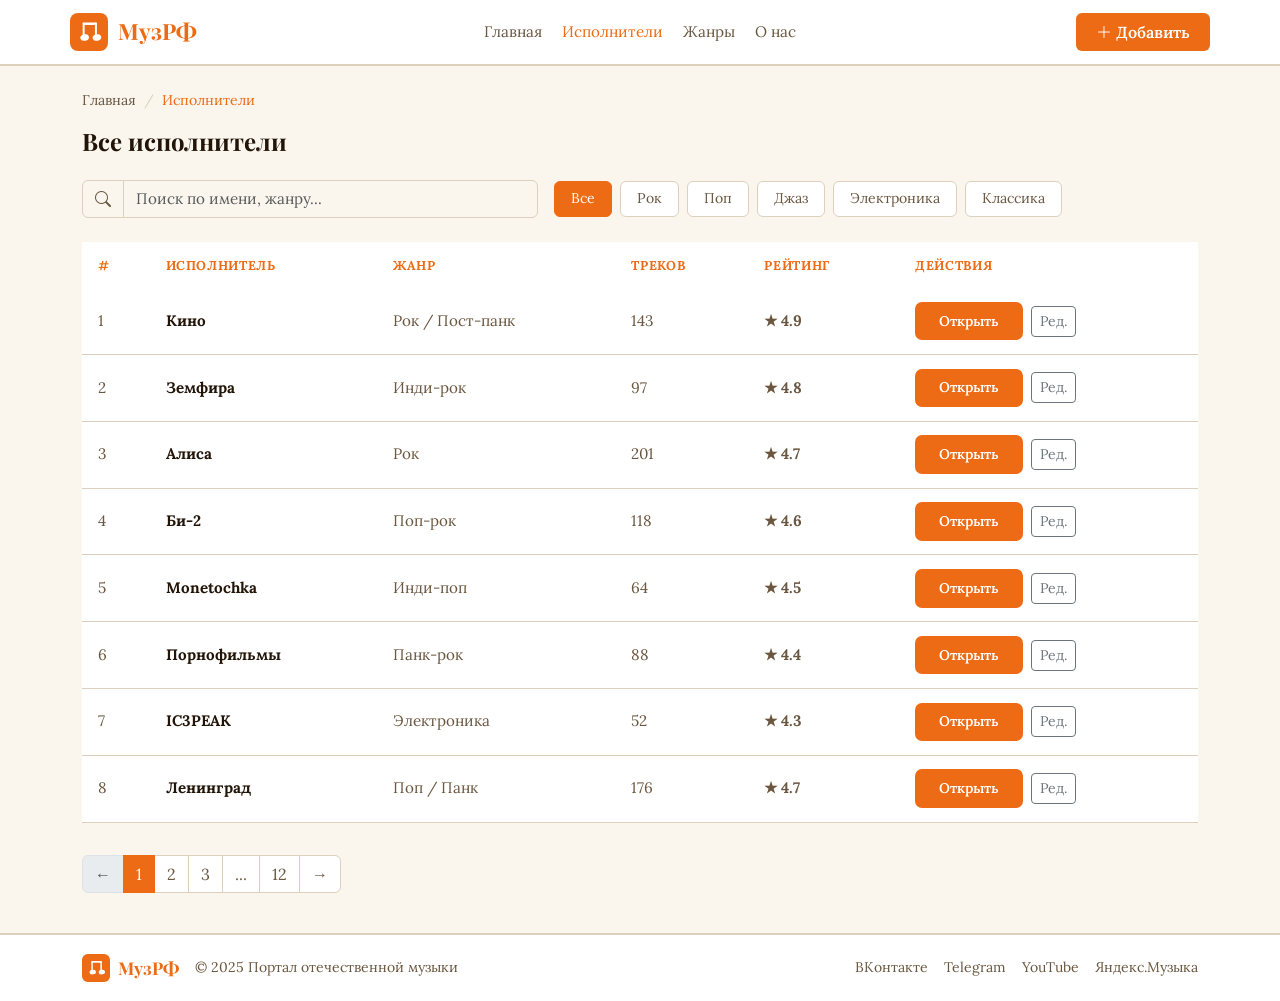
<file: artists.html>
<!DOCTYPE html>
<html lang="ru">
<head>
  <meta charset="UTF-8"/>
  <meta name="viewport" content="width=device-width, initial-scale=1.0"/>
  <title>Исполнители — МузРФ</title>

  <!-- Favicon -->
  <link rel="icon" type="image/svg+xml" href="img/favicon.svg"/>

  <!-- Bootstrap 5 CSS -->
  <link href="https://cdn.jsdelivr.net/npm/bootstrap@5.3.3/dist/css/bootstrap.min.css" rel="stylesheet"/>

  <!-- Bootstrap Icons -->
  <link href="https://cdn.jsdelivr.net/npm/bootstrap-icons@1.11.3/font/bootstrap-icons.min.css" rel="stylesheet"/>

  <!-- Google Fonts -->
  <link href="https://fonts.googleapis.com/css2?family=Playfair+Display:wght@700&family=Lora:ital,wght@0,400;0,600;1,400&display=swap" rel="stylesheet"/>

  <!-- Собственные стили сайта -->
  <link rel="stylesheet" href="css/style.css"/>
</head>
<body>

  <!-- ====== ШАПКА (Header) ====== -->
  <header class="site-header sticky-top">
    <nav class="navbar navbar-expand-lg container-xl py-2">

      <!-- Логотип -->
      <a class="navbar-brand" href="index.html">
        <img src="img/logo.svg" alt="Логотип МузРФ"/>
        МузРФ
      </a>

      <!-- Гамбургер для мобильных -->
      <button class="navbar-toggler" type="button" data-bs-toggle="collapse"
              data-bs-target="#mainNav" aria-controls="mainNav"
              aria-expanded="false" aria-label="Открыть меню">
        <span class="navbar-toggler-icon"></span>
      </button>

      <!-- Меню навигации -->
      <div class="collapse navbar-collapse" id="mainNav">
        <ul class="navbar-nav mx-auto gap-1">
          <li class="nav-item">
            <a class="nav-link" href="index.html">Главная</a>
          </li>
          <li class="nav-item">
            <!-- Активная страница -->
            <a class="nav-link active" href="artists.html">Исполнители</a>
          </li>
          <li class="nav-item">
            <a class="nav-link" href="#">Жанры</a>
          </li>
          <li class="nav-item">
            <a class="nav-link" href="#">О нас</a>
          </li>
        </ul>
        <a href="add-artist.html" class="btn btn-nav-login ms-2">
          <i class="bi bi-plus-lg me-1"></i>Добавить
        </a>
      </div>
    </nav>
  </header>

  <!-- ====== ОСНОВНОЙ КОНТЕНТ ====== -->
  <main class="py-4">
    <div class="container-xl">

      <!-- Хлебные крошки (навигация) -->
      <nav aria-label="breadcrumb" class="mb-3">
        <ol class="breadcrumb">
          <li class="breadcrumb-item"><a href="index.html">Главная</a></li>
          <li class="breadcrumb-item active">Исполнители</li>
        </ol>
      </nav>

      <!-- Заголовок страницы -->
      <h1 class="section-title mb-4">Все исполнители</h1>

      <!-- Строка поиска и фильтрации -->
      <div class="row g-3 mb-4 align-items-center">

        <!-- Поле поиска -->
        <div class="col-md-5">
          <div class="input-group">
            <span class="input-group-text" style="background:var(--cream);border-color:var(--border);">
              <i class="bi bi-search" style="color:var(--text-muted);"></i>
            </span>
            <input type="text" class="form-control" id="searchInput"
                   placeholder="Поиск по имени, жанру..."
                   oninput="filterTable()"/>
          </div>
        </div>

        <!-- Кнопки фильтрации по жанру -->
        <div class="col-md-7">
          <div class="d-flex flex-wrap gap-2">
            <button class="filter-btn active" onclick="setFilter(this,'')">Все</button>
            <button class="filter-btn" onclick="setFilter(this,'Рок')">Рок</button>
            <button class="filter-btn" onclick="setFilter(this,'Поп')">Поп</button>
            <button class="filter-btn" onclick="setFilter(this,'Джаз')">Джаз</button>
            <button class="filter-btn" onclick="setFilter(this,'Электроника')">Электроника</button>
            <button class="filter-btn" onclick="setFilter(this,'Классика')">Классика</button>
          </div>
        </div>

      </div>

      <!-- Таблица со списком исполнителей -->
      <div class="table-responsive">
        <table class="table artists-table" id="artistsTable">

          <!-- Заголовки столбцов таблицы -->
          <thead>
            <tr>
              <th>#</th>
              <th>Исполнитель</th>
              <th>Жанр</th>
              <th>Треков</th>
              <th>Рейтинг</th>
              <th>Действия</th>
            </tr>
          </thead>

          <!-- Строки данных таблицы -->
          <tbody id="artistsBody">
            <tr data-genre="Рок">
              <td>1</td>
              <td class="artist-name">Кино</td>
              <td>Рок / Пост-панк</td>
              <td>143</td>
              <td class="rating-badge">★ 4.9</td>
              <td>
                <a href="artist.html" class="btn btn-orange btn-sm">Открыть</a>
                <a href="add-artist.html" class="btn btn-sm btn-outline-secondary ms-1">Ред.</a>
              </td>
            </tr>
            <tr data-genre="Инди">
              <td>2</td>
              <td class="artist-name">Земфира</td>
              <td>Инди-рок</td>
              <td>97</td>
              <td class="rating-badge">★ 4.8</td>
              <td>
                <a href="artist.html" class="btn btn-orange btn-sm">Открыть</a>
                <a href="add-artist.html" class="btn btn-sm btn-outline-secondary ms-1">Ред.</a>
              </td>
            </tr>
            <tr data-genre="Рок">
              <td>3</td>
              <td class="artist-name">Алиса</td>
              <td>Рок</td>
              <td>201</td>
              <td class="rating-badge">★ 4.7</td>
              <td>
                <a href="artist.html" class="btn btn-orange btn-sm">Открыть</a>
                <a href="add-artist.html" class="btn btn-sm btn-outline-secondary ms-1">Ред.</a>
              </td>
            </tr>
            <tr data-genre="Поп">
              <td>4</td>
              <td class="artist-name">Би-2</td>
              <td>Поп-рок</td>
              <td>118</td>
              <td class="rating-badge">★ 4.6</td>
              <td>
                <a href="artist.html" class="btn btn-orange btn-sm">Открыть</a>
                <a href="add-artist.html" class="btn btn-sm btn-outline-secondary ms-1">Ред.</a>
              </td>
            </tr>
            <tr data-genre="Инди">
              <td>5</td>
              <td class="artist-name">Monetochka</td>
              <td>Инди-поп</td>
              <td>64</td>
              <td class="rating-badge">★ 4.5</td>
              <td>
                <a href="artist.html" class="btn btn-orange btn-sm">Открыть</a>
                <a href="add-artist.html" class="btn btn-sm btn-outline-secondary ms-1">Ред.</a>
              </td>
            </tr>
            <tr data-genre="Рок">
              <td>6</td>
              <td class="artist-name">Порнофильмы</td>
              <td>Панк-рок</td>
              <td>88</td>
              <td class="rating-badge">★ 4.4</td>
              <td>
                <a href="artist.html" class="btn btn-orange btn-sm">Открыть</a>
                <a href="add-artist.html" class="btn btn-sm btn-outline-secondary ms-1">Ред.</a>
              </td>
            </tr>
            <tr data-genre="Электроника">
              <td>7</td>
              <td class="artist-name">IC3PEAK</td>
              <td>Электроника</td>
              <td>52</td>
              <td class="rating-badge">★ 4.3</td>
              <td>
                <a href="artist.html" class="btn btn-orange btn-sm">Открыть</a>
                <a href="add-artist.html" class="btn btn-sm btn-outline-secondary ms-1">Ред.</a>
              </td>
            </tr>
            <tr data-genre="Поп">
              <td>8</td>
              <td class="artist-name">Ленинград</td>
              <td>Поп / Панк</td>
              <td>176</td>
              <td class="rating-badge">★ 4.7</td>
              <td>
                <a href="artist.html" class="btn btn-orange btn-sm">Открыть</a>
                <a href="add-artist.html" class="btn btn-sm btn-outline-secondary ms-1">Ред.</a>
              </td>
            </tr>
          </tbody>

        </table>
      </div>

      <!-- Пагинация -->
      <nav aria-label="Пагинация списка исполнителей">
        <ul class="pagination mt-3">
          <li class="page-item disabled"><a class="page-link" href="#">←</a></li>
          <li class="page-item active"><a class="page-link" href="#">1</a></li>
          <li class="page-item"><a class="page-link" href="#">2</a></li>
          <li class="page-item"><a class="page-link" href="#">3</a></li>
          <li class="page-item"><a class="page-link" href="#">...</a></li>
          <li class="page-item"><a class="page-link" href="#">12</a></li>
          <li class="page-item"><a class="page-link" href="#">→</a></li>
        </ul>
      </nav>

    </div>
  </main>

  <!-- ====== ПОДВАЛ (Footer) ====== -->
  <footer class="site-footer">
    <div class="container-xl">
      <div class="row align-items-center">
        <div class="col-md-5 d-flex align-items-center gap-3 mb-2 mb-md-0">
          <div class="footer-logo">
            <img src="img/logo.svg" alt="Логотип" width="28" height="28"/>
            МузРФ
          </div>
          <p class="mb-0">© 2025 Портал отечественной музыки</p>
        </div>
        <div class="col-md-7 d-flex justify-content-md-end gap-3 flex-wrap">
          <a href="#">ВКонтакте</a>
          <a href="#">Telegram</a>
          <a href="#">YouTube</a>
          <a href="#">Яндекс.Музыка</a>
        </div>
      </div>
    </div>
  </footer>

  <!-- Bootstrap 5 JS -->
  <script src="https://cdn.jsdelivr.net/npm/bootstrap@5.3.3/dist/js/bootstrap.bundle.min.js"></script>

  <!-- JavaScript: поиск и фильтрация таблицы -->
  <script>
    let activeGenre = '';

    // Фильтрация по жанру: устанавливает активный жанр и перерисовывает таблицу
    function setFilter(btn, genre) {
      activeGenre = genre;
      document.querySelectorAll('.filter-btn').forEach(b => b.classList.remove('active'));
      btn.classList.add('active');
      filterTable();
    }

    // Фильтрация строк таблицы по поисковому запросу и выбранному жанру
    function filterTable() {
      const query = document.getElementById('searchInput').value.toLowerCase();
      const rows = document.querySelectorAll('#artistsBody tr');

      rows.forEach(row => {
        const genre = row.dataset.genre || '';
        const text = row.textContent.toLowerCase();
        const matchSearch = text.includes(query);
        const matchGenre = !activeGenre || genre.includes(activeGenre);
        row.style.display = (matchSearch && matchGenre) ? '' : 'none';
      });
    }
  </script>

</body>
</html>
</file>
<file: css/style.css>
/* =========================================
   МузРФ — Портал отечественной музыки
   Файл стилей: style.css
   ========================================= */

/* --- CSS-переменные (цветовая палитра) --- */
:root {
  --cream:       #FAF6EE;
  --cream-dark:  #F2EBD9;
  --orange:      #ED6B14;
  --orange-dark: #C4540A;
  --orange-light:#FDE8D4;
  --amber:       #F5A623;
  --text:        #221508;
  --text-muted:  #6B5740;
  --border:      #DDD0BC;
  --white:       #FFFFFF;
  --card-shadow: 0 2px 12px rgba(0,0,0,0.08);
}

/* --- Базовые стили --- */
body {
  background-color: var(--cream);
  color: var(--text);
  font-family: 'Lora', Georgia, serif;
  min-height: 100vh;
  display: flex;
  flex-direction: column;
}

main {
  flex: 1;
}

/* --- Шапка (header) --- */
.site-header {
  background-color: var(--white);
  border-bottom: 2px solid var(--border);
  padding: 0;
}

/* Логотип в шапке */
.navbar-brand {
  display: flex;
  align-items: center;
  gap: 10px;
  font-family: 'Playfair Display', serif;
  font-weight: 700;
  font-size: 1.4rem;
  color: var(--orange) !important;
  text-decoration: none;
}

.navbar-brand img {
  width: 38px;
  height: 38px;
}

/* Навигационные ссылки */
.navbar-nav .nav-link {
  color: var(--text-muted) !important;
  font-size: 0.95rem;
  padding: 0.5rem 1rem;
  transition: color 0.2s;
}

.navbar-nav .nav-link:hover,
.navbar-nav .nav-link.active {
  color: var(--orange) !important;
}

/* Кнопка "Войти" в навбаре */
.btn-nav-login {
  background-color: var(--orange);
  color: var(--white) !important;
  border-radius: 6px;
  padding: 0.4rem 1.2rem;
  font-weight: 600;
  transition: background-color 0.2s;
}

.btn-nav-login:hover {
  background-color: var(--orange-dark);
}

/* --- Подвал (footer) --- */
.site-footer {
  background-color: var(--white);
  border-top: 2px solid var(--border);
  padding: 1.2rem 0;
  margin-top: auto;
}

.site-footer .footer-logo {
  display: flex;
  align-items: center;
  gap: 8px;
  font-family: 'Playfair Display', serif;
  font-weight: 700;
  color: var(--orange);
  font-size: 1.1rem;
}

.site-footer p,
.site-footer a {
  color: var(--text-muted);
  font-size: 0.875rem;
  text-decoration: none;
}

.site-footer a:hover {
  color: var(--orange);
}

/* --- Hero-блок (главная страница) --- */
.hero-section {
  background-color: var(--orange-light);
  padding: 4rem 0 3.5rem;
  position: relative;
  overflow: hidden;
}

/* Декоративные круги позади текста */
.hero-section::before,
.hero-section::after {
  content: '';
  position: absolute;
  border-radius: 50%;
  opacity: 0.25;
}

.hero-section::before {
  width: 360px;
  height: 360px;
  background: var(--amber);
  right: -60px;
  top: -80px;
}

.hero-section::after {
  width: 200px;
  height: 200px;
  background: var(--orange);
  right: 120px;
  bottom: -60px;
}

.hero-section .hero-label {
  color: var(--orange);
  font-size: 0.8rem;
  font-weight: 700;
  letter-spacing: 0.15em;
  text-transform: uppercase;
  margin-bottom: 0.75rem;
}

.hero-section h1 {
  font-family: 'Playfair Display', serif;
  font-size: 3rem;
  font-weight: 700;
  color: var(--text);
  line-height: 1.2;
}

.hero-section .hero-sub {
  color: var(--text-muted);
  font-size: 1.05rem;
  line-height: 1.7;
  max-width: 520px;
}

/* --- Блок статистики --- */
.stats-strip {
  background: var(--white);
  border-top: 1px solid var(--border);
  border-bottom: 1px solid var(--border);
  padding: 1.5rem 0;
}

.stat-item .stat-value {
  font-family: 'Playfair Display', serif;
  font-size: 1.8rem;
  font-weight: 700;
  color: var(--orange);
  display: block;
}

.stat-item .stat-label {
  font-size: 0.85rem;
  color: var(--text-muted);
}

/* --- Карточки исполнителей --- */
.artist-card {
  background: var(--white);
  border: 1px solid var(--border);
  border-radius: 10px;
  overflow: hidden;
  box-shadow: var(--card-shadow);
  transition: transform 0.2s, box-shadow 0.2s;
  height: 100%;
}

.artist-card:hover {
  transform: translateY(-3px);
  box-shadow: 0 6px 20px rgba(0,0,0,0.12);
}

/* Оранжевая полоска вверху карточки */
.artist-card .card-top-bar {
  height: 4px;
  background: var(--orange);
}

.artist-card .card-body {
  padding: 1.1rem 1.2rem;
}

.artist-card .card-genre-badge {
  display: inline-block;
  background: var(--orange-light);
  color: var(--orange);
  font-size: 0.75rem;
  font-weight: 700;
  padding: 2px 10px;
  border-radius: 4px;
  margin-bottom: 0.5rem;
}

.artist-card .card-title {
  font-family: 'Playfair Display', serif;
  font-size: 1.1rem;
  font-weight: 700;
  color: var(--text);
  margin-bottom: 0.25rem;
}

.artist-card .card-text {
  color: var(--text-muted);
  font-size: 0.88rem;
}

/* --- Кнопки --- */
.btn-orange {
  background-color: var(--orange);
  color: var(--white);
  border: none;
  border-radius: 7px;
  font-weight: 600;
  padding: 0.55rem 1.5rem;
  transition: background-color 0.2s;
}

.btn-orange:hover {
  background-color: var(--orange-dark);
  color: var(--white);
}

.btn-outline-warm {
  background-color: transparent;
  color: var(--text);
  border: 1px solid var(--border);
  border-radius: 7px;
  font-weight: 500;
  padding: 0.55rem 1.5rem;
  transition: border-color 0.2s, color 0.2s;
}

.btn-outline-warm:hover {
  border-color: var(--orange);
  color: var(--orange);
}

/* --- Форма --- */
.form-card {
  background: var(--white);
  border: 1px solid var(--border);
  border-radius: 12px;
  padding: 2rem 2.5rem;
  box-shadow: var(--card-shadow);
}

.form-label {
  font-size: 0.85rem;
  font-weight: 600;
  color: var(--text-muted);
  margin-bottom: 0.35rem;
}

.form-control,
.form-select {
  background-color: var(--cream);
  border: 1px solid var(--border);
  border-radius: 6px;
  color: var(--text);
  font-size: 0.95rem;
}

.form-control:focus,
.form-select:focus {
  border-color: var(--orange);
  box-shadow: 0 0 0 3px rgba(237,107,20,0.15);
  background-color: var(--white);
}

/* Теги-чекбоксы */
.genre-tag input[type="checkbox"] {
  display: none;
}

.genre-tag label {
  display: inline-block;
  background: var(--orange-light);
  color: var(--orange);
  font-size: 0.82rem;
  font-weight: 700;
  padding: 4px 14px;
  border-radius: 5px;
  cursor: pointer;
  border: 1px solid transparent;
  transition: all 0.15s;
  user-select: none;
}

.genre-tag input[type="checkbox"]:checked + label {
  background: var(--orange);
  color: var(--white);
  border-color: var(--orange-dark);
}

/* --- Таблица (список) --- */
.artists-table thead {
  background-color: var(--orange-light);
}

.artists-table thead th {
  color: var(--orange);
  font-size: 0.8rem;
  font-weight: 700;
  letter-spacing: 0.05em;
  text-transform: uppercase;
  border: none;
  padding: 0.85rem 1rem;
}

.artists-table tbody tr {
  border-bottom: 1px solid var(--border);
  transition: background-color 0.15s;
}

.artists-table tbody tr:hover {
  background-color: var(--orange-light);
}

.artists-table td {
  padding: 0.85rem 1rem;
  vertical-align: middle;
  font-size: 0.95rem;
  color: var(--text-muted);
}

.artists-table td.artist-name {
  font-weight: 700;
  color: var(--text);
}

/* Рейтинг со звёздочкой */
.rating-badge {
  color: var(--amber);
  font-weight: 700;
}

/* Фильтр-кнопки */
.filter-btn {
  border: 1px solid var(--border);
  background: var(--white);
  color: var(--text-muted);
  border-radius: 6px;
  padding: 0.4rem 1rem;
  font-size: 0.88rem;
  cursor: pointer;
  transition: all 0.15s;
}

.filter-btn:hover,
.filter-btn.active {
  background: var(--orange);
  color: var(--white);
  border-color: var(--orange);
}

/* --- Страница исполнителя --- */
.artist-hero {
  background-color: var(--orange-light);
  padding: 2.5rem 0;
  position: relative;
  overflow: hidden;
}

.artist-hero::after {
  content: '';
  position: absolute;
  width: 300px;
  height: 300px;
  background: var(--amber);
  border-radius: 50%;
  right: -80px;
  top: -60px;
  opacity: 0.22;
}

/* Аватар-плейсхолдер */
.artist-avatar {
  width: 140px;
  height: 140px;
  background: var(--cream-dark);
  border: 2px solid var(--border);
  border-radius: 10px;
  display: flex;
  align-items: center;
  justify-content: center;
  color: var(--text-muted);
  font-size: 0.85rem;
  font-weight: 600;
}

.artist-detail-name {
  font-family: 'Playfair Display', serif;
  font-size: 2.6rem;
  font-weight: 700;
  color: var(--text);
}

.artist-detail-genre {
  color: var(--orange);
  font-size: 1rem;
  font-weight: 600;
}

/* Трек-лист */
.track-row {
  display: flex;
  align-items: center;
  padding: 0.7rem 1rem;
  border-radius: 7px;
  transition: background-color 0.15s;
}

.track-row:nth-child(odd) {
  background: var(--white);
  border: 1px solid var(--border);
}

.track-row:hover {
  background-color: var(--orange-light);
}

.track-play-btn {
  width: 30px;
  height: 30px;
  background: var(--orange);
  border-radius: 50%;
  display: flex;
  align-items: center;
  justify-content: center;
  color: white;
  font-size: 0.7rem;
  flex-shrink: 0;
}

.track-name {
  font-weight: 700;
  color: var(--text);
  font-size: 0.95rem;
}

.track-album {
  font-size: 0.85rem;
  color: var(--text-muted);
}

.track-duration {
  font-size: 0.85rem;
  color: var(--text-muted);
  margin-left: auto;
}

/* --- Хлебные крошки --- */
.breadcrumb {
  background: none;
  padding: 0;
  font-size: 0.88rem;
}

.breadcrumb-item a {
  color: var(--text-muted);
  text-decoration: none;
}

.breadcrumb-item a:hover {
  color: var(--orange);
}

.breadcrumb-item.active {
  color: var(--orange);
}

.breadcrumb-item + .breadcrumb-item::before {
  color: var(--border);
}

/* --- Секционные заголовки --- */
.section-title {
  font-family: 'Playfair Display', serif;
  font-size: 1.5rem;
  font-weight: 700;
  color: var(--text);
}

/* --- Пагинация --- */
.page-link {
  color: var(--text-muted);
  border-color: var(--border);
  background-color: var(--white);
}

.page-link:hover {
  color: var(--orange);
  background-color: var(--orange-light);
  border-color: var(--orange);
}

.page-item.active .page-link {
  background-color: var(--orange);
  border-color: var(--orange);
  color: var(--white);
}
</file>
